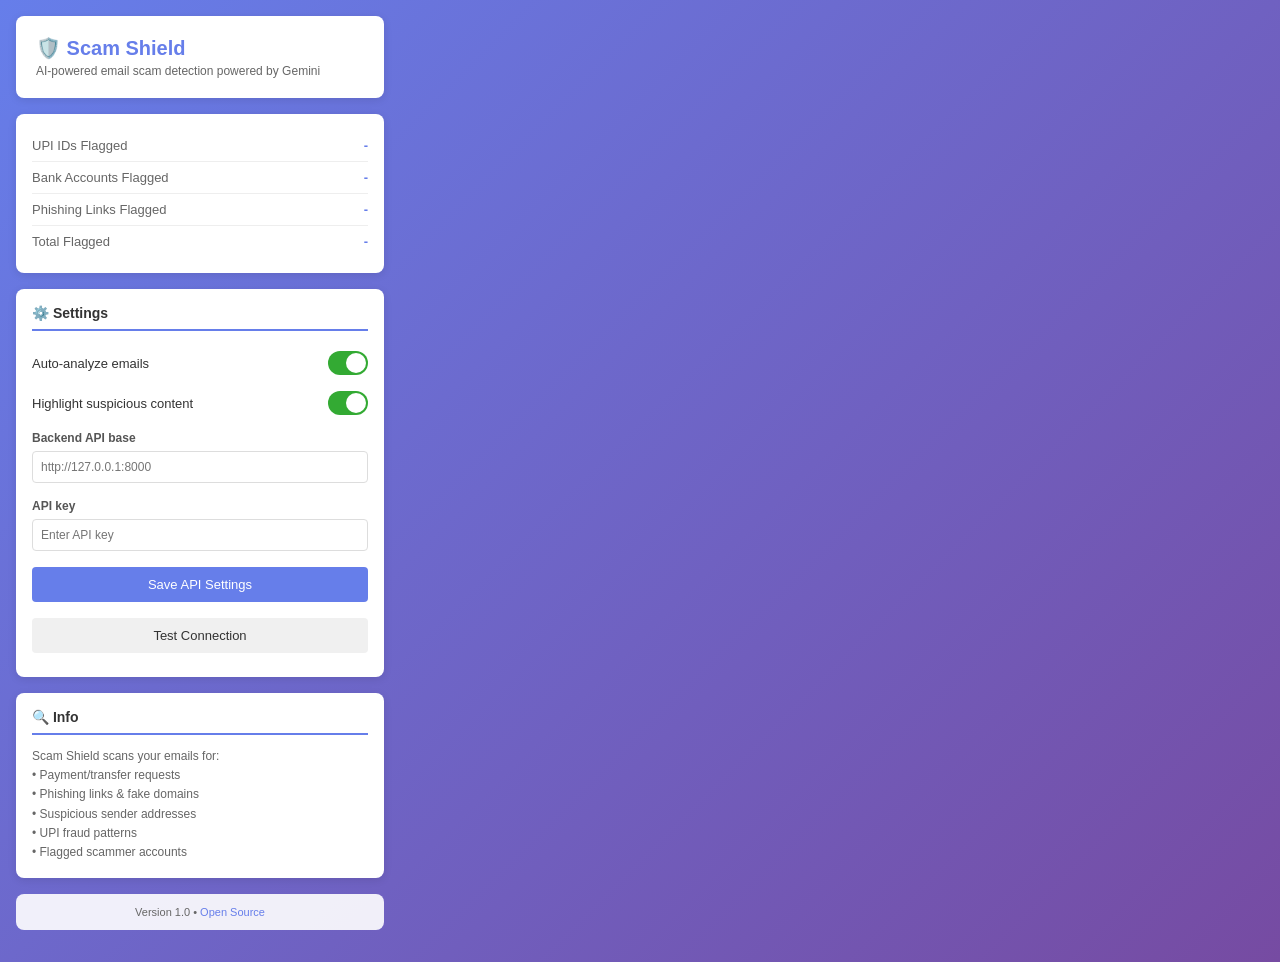
<file: chrome_extension/popup.html>
<!DOCTYPE html>
<html lang="en">
<head>
  <meta charset="UTF-8">
  <meta name="viewport" content="width=device-width, initial-scale=1.0">
  <title>Scam Shield - Email Protector</title>
  <style>
    * {
      margin: 0;
      padding: 0;
      box-sizing: border-box;
    }

    body {
      width: 400px;
      font-family: -apple-system, BlinkMacSystemFont, 'Segoe UI', Roboto, sans-serif;
      background: linear-gradient(135deg, #667eea 0%, #764ba2 100%);
      color: #333;
    }

    .container {
      padding: 16px;
      min-height: 100vh;
    }

    .header {
      background: white;
      padding: 20px;
      border-radius: 8px;
      margin-bottom: 16px;
      box-shadow: 0 2px 8px rgba(0,0,0,0.1);
    }

    .header h1 {
      font-size: 20px;
      color: #667eea;
      margin-bottom: 4px;
      display: flex;
      align-items: center;
      gap: 8px;
    }

    .header p {
      font-size: 12px;
      color: #666;
    }

    .stats {
      background: white;
      border-radius: 8px;
      padding: 16px;
      margin-bottom: 16px;
      box-shadow: 0 2px 8px rgba(0,0,0,0.1);
    }

    .stat-row {
      display: flex;
      justify-content: space-between;
      padding: 8px 0;
      border-bottom: 1px solid #eee;
      font-size: 13px;
    }

    .stat-row:last-child {
      border-bottom: none;
    }

    .stat-row strong {
      color: #667eea;
    }

    .stat-label {
      color: #666;
    }

    .section {
      background: white;
      border-radius: 8px;
      padding: 16px;
      margin-bottom: 16px;
      box-shadow: 0 2px 8px rgba(0,0,0,0.1);
    }

    .section h2 {
      font-size: 14px;
      color: #333;
      margin-bottom: 12px;
      padding-bottom: 8px;
      border-bottom: 2px solid #667eea;
    }

    .setting {
      display: flex;
      align-items: center;
      justify-content: space-between;
      padding: 8px 0;
      font-size: 13px;
    }

    .setting-stack {
      display: flex;
      flex-direction: column;
      gap: 6px;
      padding: 8px 0;
      font-size: 13px;
    }

    .setting-stack label {
      color: #555;
      font-size: 12px;
      font-weight: 600;
    }

    .setting-stack input {
      border: 1px solid #ddd;
      border-radius: 4px;
      padding: 8px;
      font-size: 12px;
      font-family: -apple-system, BlinkMacSystemFont, 'Segoe UI', Roboto, sans-serif;
    }

    .toggle {
      width: 40px;
      height: 24px;
      background: #ddd;
      border-radius: 12px;
      position: relative;
      cursor: pointer;
      transition: background 0.3s;
      border: none;
      padding: 0;
    }

    .toggle.active {
      background: #3a3;
    }

    .toggle::after {
      content: '';
      position: absolute;
      width: 20px;
      height: 20px;
      background: white;
      border-radius: 50%;
      top: 2px;
      left: 2px;
      transition: left 0.3s;
    }

    .toggle.active::after {
      left: 18px;
    }

    .button {
      width: 100%;
      padding: 10px;
      margin: 8px 0;
      border: none;
      border-radius: 4px;
      cursor: pointer;
      font-size: 13px;
      font-weight: 500;
      transition: all 0.3s;
    }

    .button-primary {
      background: #667eea;
      color: white;
    }

    .button-primary:hover {
      background: #5568d3;
      box-shadow: 0 4px 12px rgba(102, 126, 234, 0.4);
    }

    .button-secondary {
      background: #f0f0f0;
      color: #333;
    }

    .button-secondary:hover {
      background: #e0e0e0;
    }

    .footer {
      background: rgba(255,255,255,0.9);
      border-radius: 8px;
      padding: 12px;
      margin-bottom: 16px;
      font-size: 11px;
      color: #666;
      text-align: center;
    }

    .footer a {
      color: #667eea;
      text-decoration: none;
    }

    .footer a:hover {
      text-decoration: underline;
    }

    .loading {
      display: none;
      text-align: center;
      padding: 20px;
    }

    .spinner {
      border: 2px solid #f3f3f3;
      border-top: 2px solid #667eea;
      border-radius: 50%;
      width: 24px;
      height: 24px;
      animation: spin 1s linear infinite;
      margin: 0 auto 8px;
    }

    @keyframes spin {
      0% { transform: rotate(0deg); }
      100% { transform: rotate(360deg); }
    }

    .alert {
      padding: 10px;
      border-radius: 4px;
      font-size: 12px;
      margin-bottom: 8px;
    }

    .alert-error {
      background: #fee;
      color: #c33;
      border-left: 3px solid #c33;
    }

    .alert-success {
      background: #efe;
      color: #3a3;
      border-left: 3px solid #3a3;
    }
  </style>
</head>
<body>
  <div class="container">
    <div class="header">
      <h1>🛡️ Scam Shield</h1>
      <p>AI-powered email scam detection powered by Gemini</p>
    </div>

    <div class="alert alert-error" id="api-warning" style="display: none; margin-bottom: 16px;">
      <strong>API Key Required!</strong><br>
      Please configure your API Key and Base URL in the settings below to enable scanning.
    </div>

    <div class="stats">
      <div class="stat-row">
        <span class="stat-label">UPI IDs Flagged</span>
        <strong id="stat-upi">-</strong>
      </div>
      <div class="stat-row">
        <span class="stat-label">Bank Accounts Flagged</span>
        <strong id="stat-accounts">-</strong>
      </div>
      <div class="stat-row">
        <span class="stat-label">Phishing Links Flagged</span>
        <strong id="stat-links">-</strong>
      </div>
      <div class="stat-row">
        <span class="stat-label">Total Flagged</span>
        <strong id="stat-total">-</strong>
      </div>
    </div>

    <div class="section">
      <h2>⚙️ Settings</h2>
      <div class="setting">
        <span>Auto-analyze emails</span>
        <button class="toggle active" id="toggle-auto-analyze"></button>
      </div>
      <div class="setting">
        <span>Highlight suspicious content</span>
        <button class="toggle active" id="toggle-highlight"></button>
      </div>
      <div class="setting-stack">
        <label for="api-base">Backend API base</label>
        <input id="api-base" type="text" placeholder="http://127.0.0.1:8000">
      </div>
      <div class="setting-stack">
        <label for="api-key">API key</label>
        <input id="api-key" type="password" placeholder="Enter API key">
      </div>
      <button class="button button-primary" id="save-api-settings">Save API Settings</button>
      <button class="button button-secondary" id="test-api-settings">Test Connection</button>
      <div class="alert alert-success" id="api-save-status" style="display:none;">Settings saved</div>
    </div>

    <div class="section">
      <h2>🔍 Info</h2>
      <p style="font-size: 12px; color: #666; line-height: 1.6;">
        Scam Shield scans your emails for:<br>
        • Payment/transfer requests<br>
        • Phishing links & fake domains<br>
        • Suspicious sender addresses<br>
        • UPI fraud patterns<br>
        • Flagged scammer accounts<br>
      </p>
    </div>

    <div class="footer">
      Version 1.0 • <a href="https://github.com/ayushmansingh0502-hub/HONEYPOT_API" target="_blank">Open Source</a>
    </div>
  </div>

  <script src="popup.js"></script>
</body>
</html>
</file>
